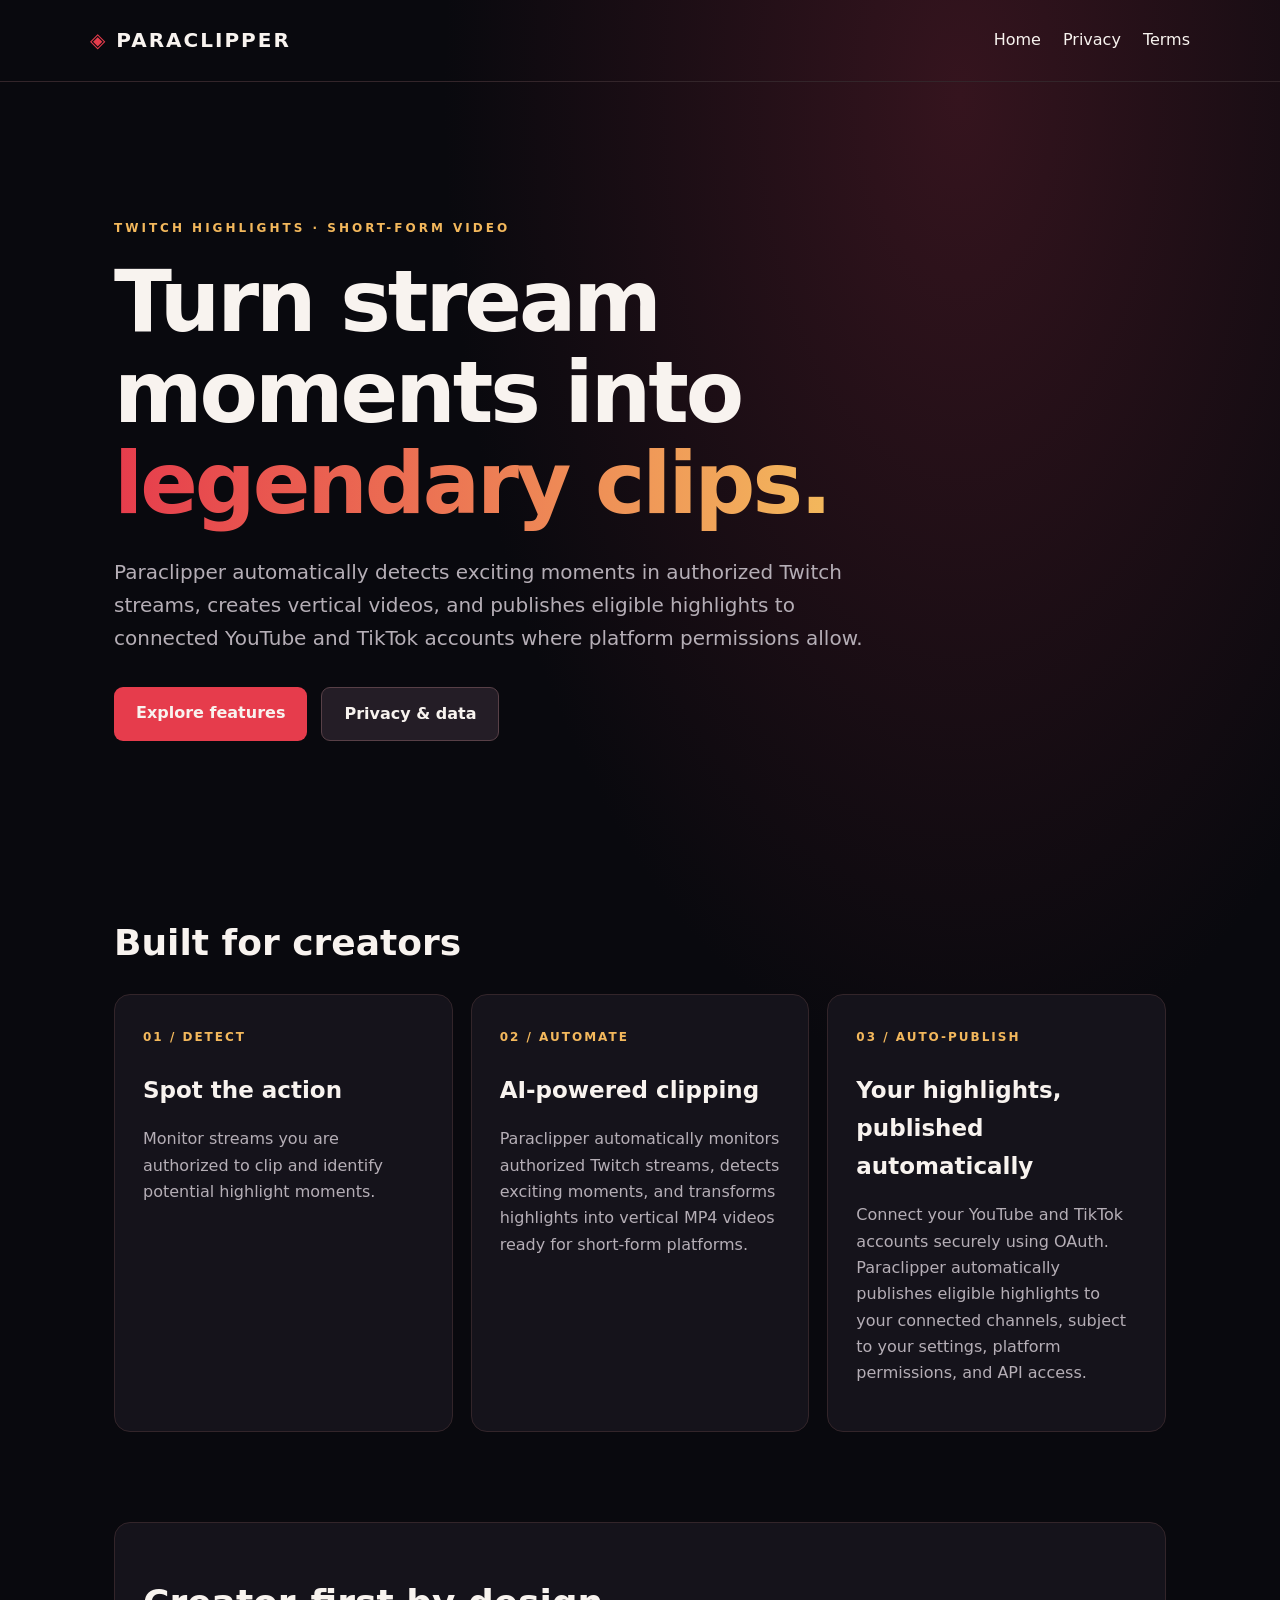
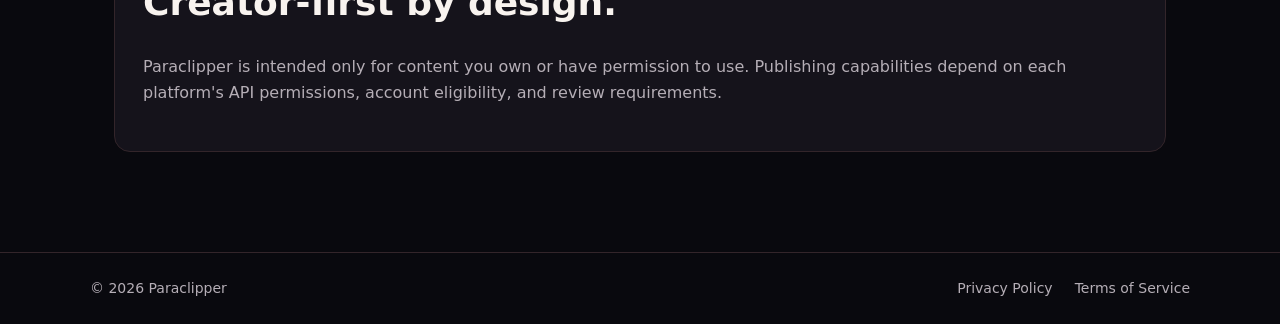
<file: index.html>
<!doctype html><html lang="en"><head><meta charset="utf-8"><meta name="viewport" content="width=device-width,initial-scale=1"><meta name="description" content="Paraclipper automatically detects highlights from authorized Twitch streams and prepares short-form videos for publishing."><title>Paraclipper — AI Highlight Clipper</title><link rel="stylesheet" href="style.css"></head><body><header><a class="brand" href="index.html"><span>◈</span> PARACLIPPER</a><nav><a href="index.html">Home</a><a href="privacy.html">Privacy</a><a href="terms.html">Terms</a></nav></header><main><section class="hero"><p class="eyebrow">TWITCH HIGHLIGHTS · SHORT-FORM VIDEO</p><h1>Turn stream moments into <em>legendary clips.</em></h1><p class="lead">Paraclipper automatically detects exciting moments in authorized Twitch streams, creates vertical videos, and publishes eligible highlights to connected YouTube and TikTok accounts where platform permissions allow.</p><div class="actions"><a class="btn" href="#features">Explore features</a><a class="btn secondary" href="privacy.html">Privacy & data</a></div></section><section id="features" class="features"><h2>Built for creators</h2><div class="cards"><article><b>01 / DETECT</b><h3>Spot the action</h3><p>Monitor streams you are authorized to clip and identify potential highlight moments.</p></article><article><b>02 / AUTOMATE</b><h3>AI-powered clipping</h3><p>Paraclipper automatically monitors authorized Twitch streams, detects exciting moments, and transforms highlights into vertical MP4 videos ready for short-form platforms.</p></article><article><b>03 / AUTO-PUBLISH</b><h3>Your highlights, published automatically</h3><p>Connect your YouTube and TikTok accounts securely using OAuth. Paraclipper automatically publishes eligible highlights to your connected channels, subject to your settings, platform permissions, and API access.</p></article></div></section><section class="notice"><h2>Creator-first by design.</h2><p>Paraclipper is intended only for content you own or have permission to use. Publishing capabilities depend on each platform's API permissions, account eligibility, and review requirements.</p></section></main><footer><span>© 2026 Paraclipper</span><div><a href="privacy.html">Privacy Policy</a><a href="terms.html">Terms of Service</a></div></footer></body></html>
</file>
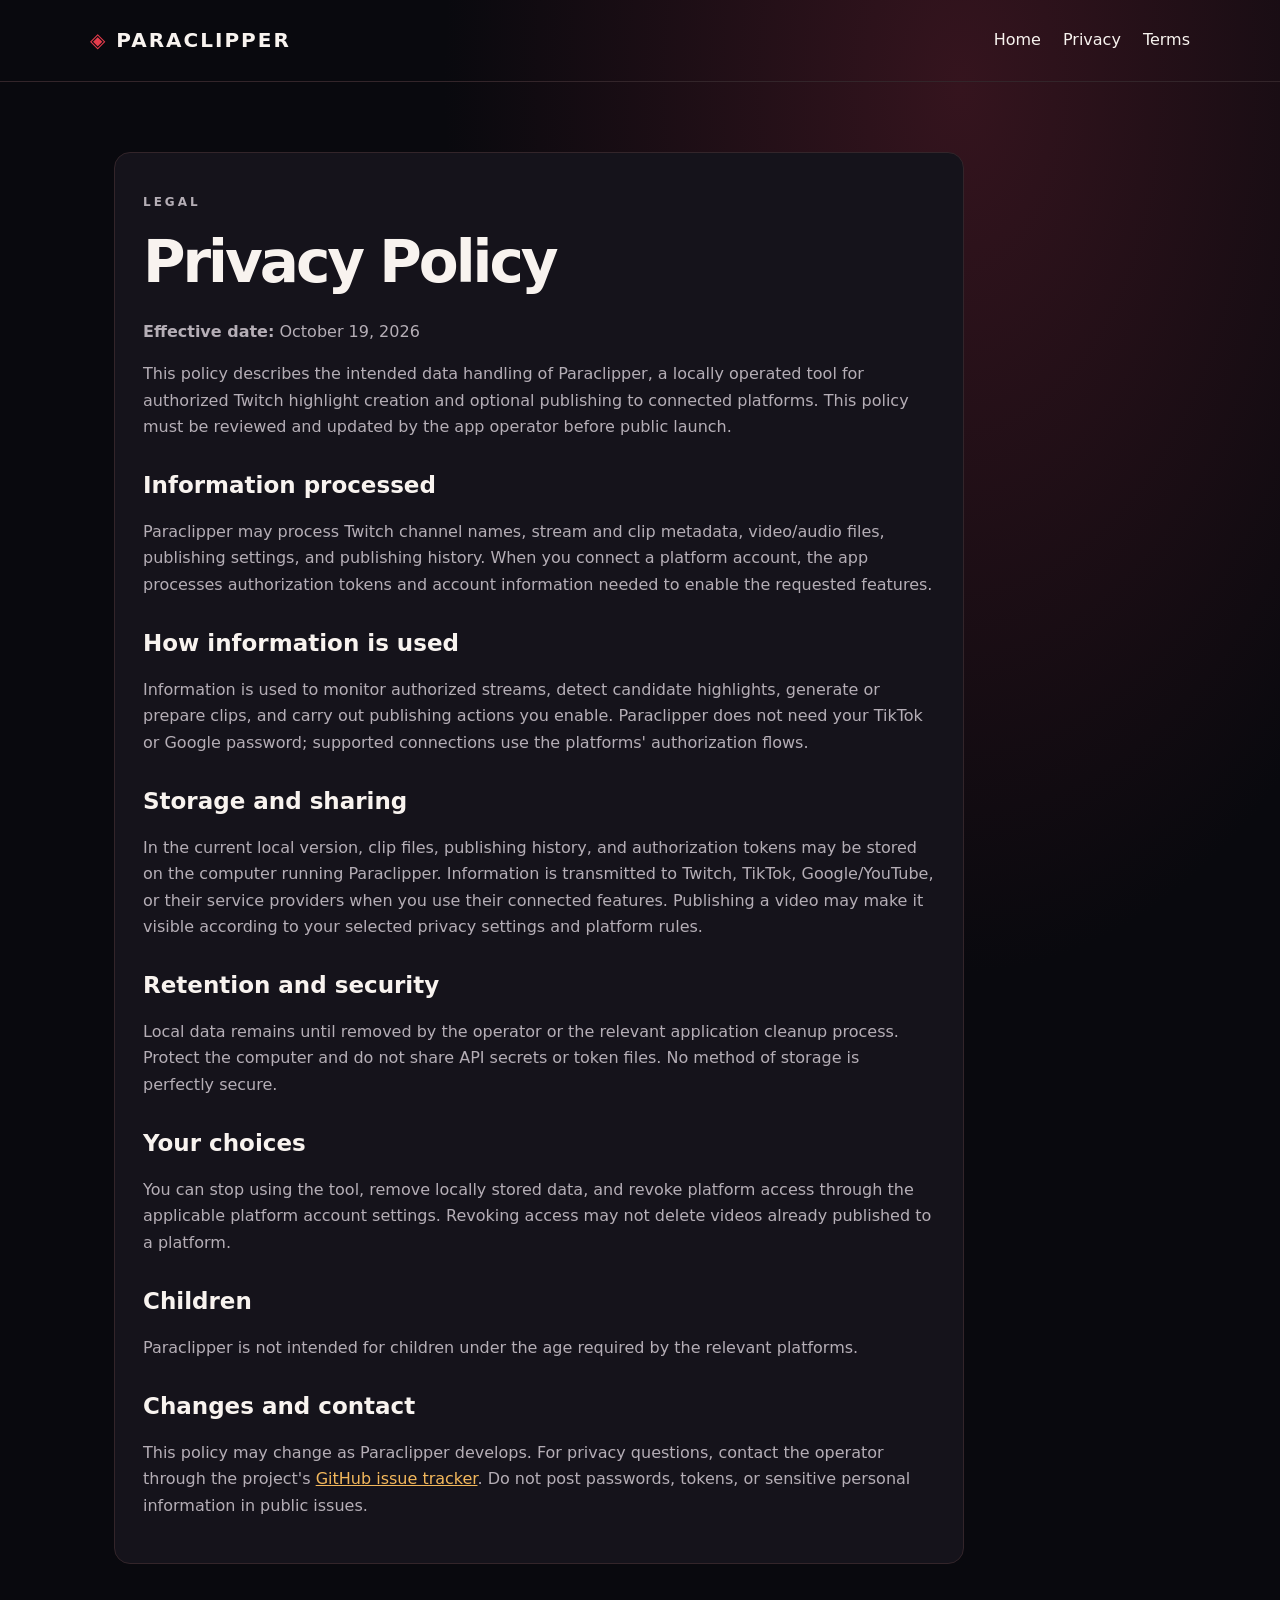
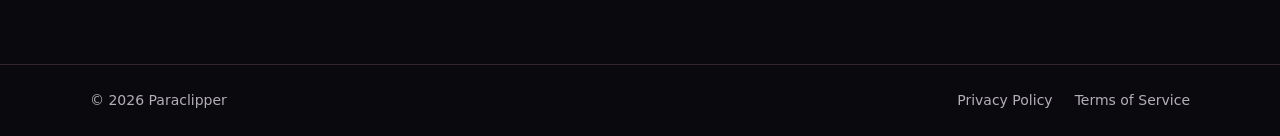
<file: privacy.html>
<!doctype html><html lang="en"><head><meta charset="utf-8"><meta name="viewport" content="width=device-width,initial-scale=1"><title>Privacy Policy — Paraclipper</title><link rel="stylesheet" href="style.css"></head><body><header><a class="brand" href="index.html"><span>◈</span> PARACLIPPER</a><nav><a href="index.html">Home</a><a href="privacy.html">Privacy</a><a href="terms.html">Terms</a></nav></header><main><article class="document"><p class="eyebrow">LEGAL</p><h1>Privacy Policy</h1><p><strong>Effective date:</strong> October 19, 2026</p><p>This policy describes the intended data handling of Paraclipper, a locally operated tool for authorized Twitch highlight creation and optional publishing to connected platforms. This policy must be reviewed and updated by the app operator before public launch.</p><h2>Information processed</h2><p>Paraclipper may process Twitch channel names, stream and clip metadata, video/audio files, publishing settings, and publishing history. When you connect a platform account, the app processes authorization tokens and account information needed to enable the requested features.</p><h2>How information is used</h2><p>Information is used to monitor authorized streams, detect candidate highlights, generate or prepare clips, and carry out publishing actions you enable. Paraclipper does not need your TikTok or Google password; supported connections use the platforms' authorization flows.</p><h2>Storage and sharing</h2><p>In the current local version, clip files, publishing history, and authorization tokens may be stored on the computer running Paraclipper. Information is transmitted to Twitch, TikTok, Google/YouTube, or their service providers when you use their connected features. Publishing a video may make it visible according to your selected privacy settings and platform rules.</p><h2>Retention and security</h2><p>Local data remains until removed by the operator or the relevant application cleanup process. Protect the computer and do not share API secrets or token files. No method of storage is perfectly secure.</p><h2>Your choices</h2><p>You can stop using the tool, remove locally stored data, and revoke platform access through the applicable platform account settings. Revoking access may not delete videos already published to a platform.</p><h2>Children</h2><p>Paraclipper is not intended for children under the age required by the relevant platforms.</p><h2>Changes and contact</h2><p>This policy may change as Paraclipper develops. For privacy questions, contact the operator through the project's <a href="https://github.com/ParaClipperOfficial/paraclipper/issues">GitHub issue tracker</a>. Do not post passwords, tokens, or sensitive personal information in public issues.</p></article></main><footer><span>© 2026 Paraclipper</span><div><a href="privacy.html">Privacy Policy</a><a href="terms.html">Terms of Service</a></div></footer></body></html>
</file>
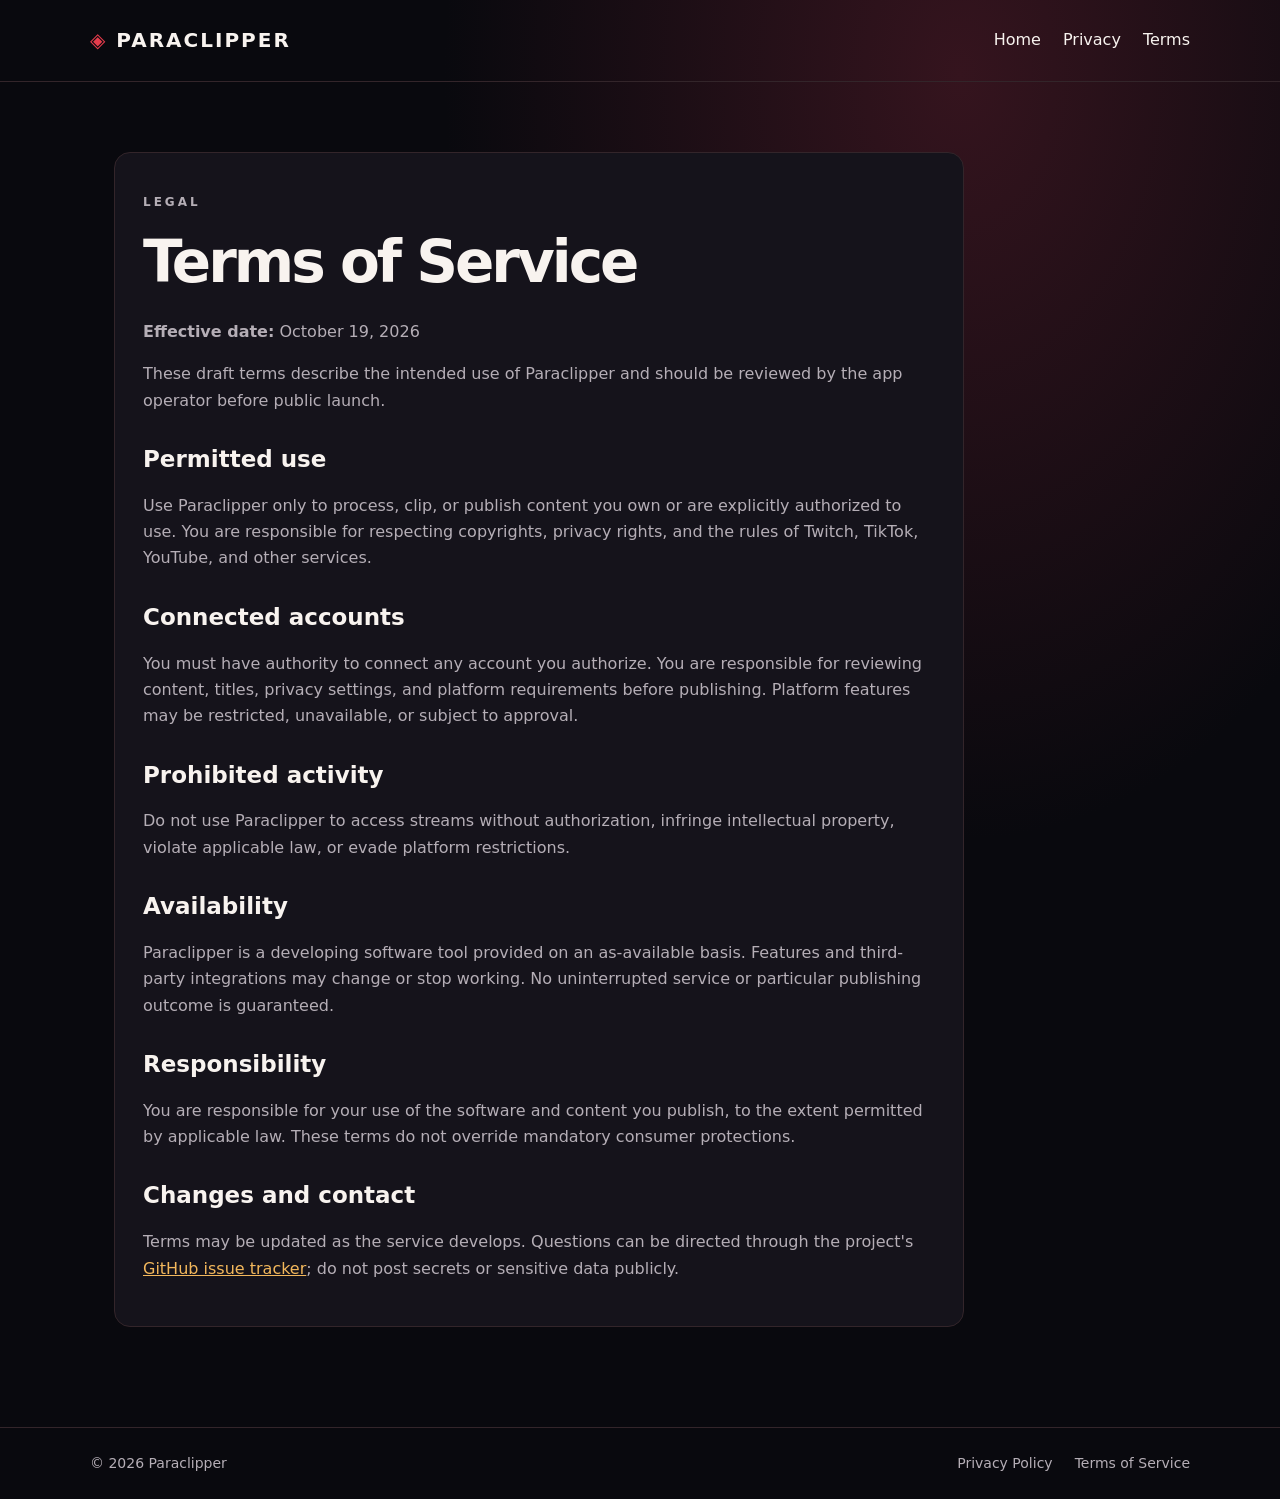
<file: terms.html>
<!doctype html><html lang="en"><head><meta charset="utf-8"><meta name="viewport" content="width=device-width,initial-scale=1"><title>Terms of Service — Paraclipper</title><link rel="stylesheet" href="style.css"></head><body><header><a class="brand" href="index.html"><span>◈</span> PARACLIPPER</a><nav><a href="index.html">Home</a><a href="privacy.html">Privacy</a><a href="terms.html">Terms</a></nav></header><main><article class="document"><p class="eyebrow">LEGAL</p><h1>Terms of Service</h1><p><strong>Effective date:</strong> October 19, 2026</p><p>These draft terms describe the intended use of Paraclipper and should be reviewed by the app operator before public launch.</p><h2>Permitted use</h2><p>Use Paraclipper only to process, clip, or publish content you own or are explicitly authorized to use. You are responsible for respecting copyrights, privacy rights, and the rules of Twitch, TikTok, YouTube, and other services.</p><h2>Connected accounts</h2><p>You must have authority to connect any account you authorize. You are responsible for reviewing content, titles, privacy settings, and platform requirements before publishing. Platform features may be restricted, unavailable, or subject to approval.</p><h2>Prohibited activity</h2><p>Do not use Paraclipper to access streams without authorization, infringe intellectual property, violate applicable law, or evade platform restrictions.</p><h2>Availability</h2><p>Paraclipper is a developing software tool provided on an as-available basis. Features and third-party integrations may change or stop working. No uninterrupted service or particular publishing outcome is guaranteed.</p><h2>Responsibility</h2><p>You are responsible for your use of the software and content you publish, to the extent permitted by applicable law. These terms do not override mandatory consumer protections.</p><h2>Changes and contact</h2><p>Terms may be updated as the service develops. Questions can be directed through the project's <a href="https://github.com/ParaClipperOfficial/paraclipper/issues">GitHub issue tracker</a>; do not post secrets or sensitive data publicly.</p></article></main><footer><span>© 2026 Paraclipper</span><div><a href="privacy.html">Privacy Policy</a><a href="terms.html">Terms of Service</a></div></footer></body></html>
</file>
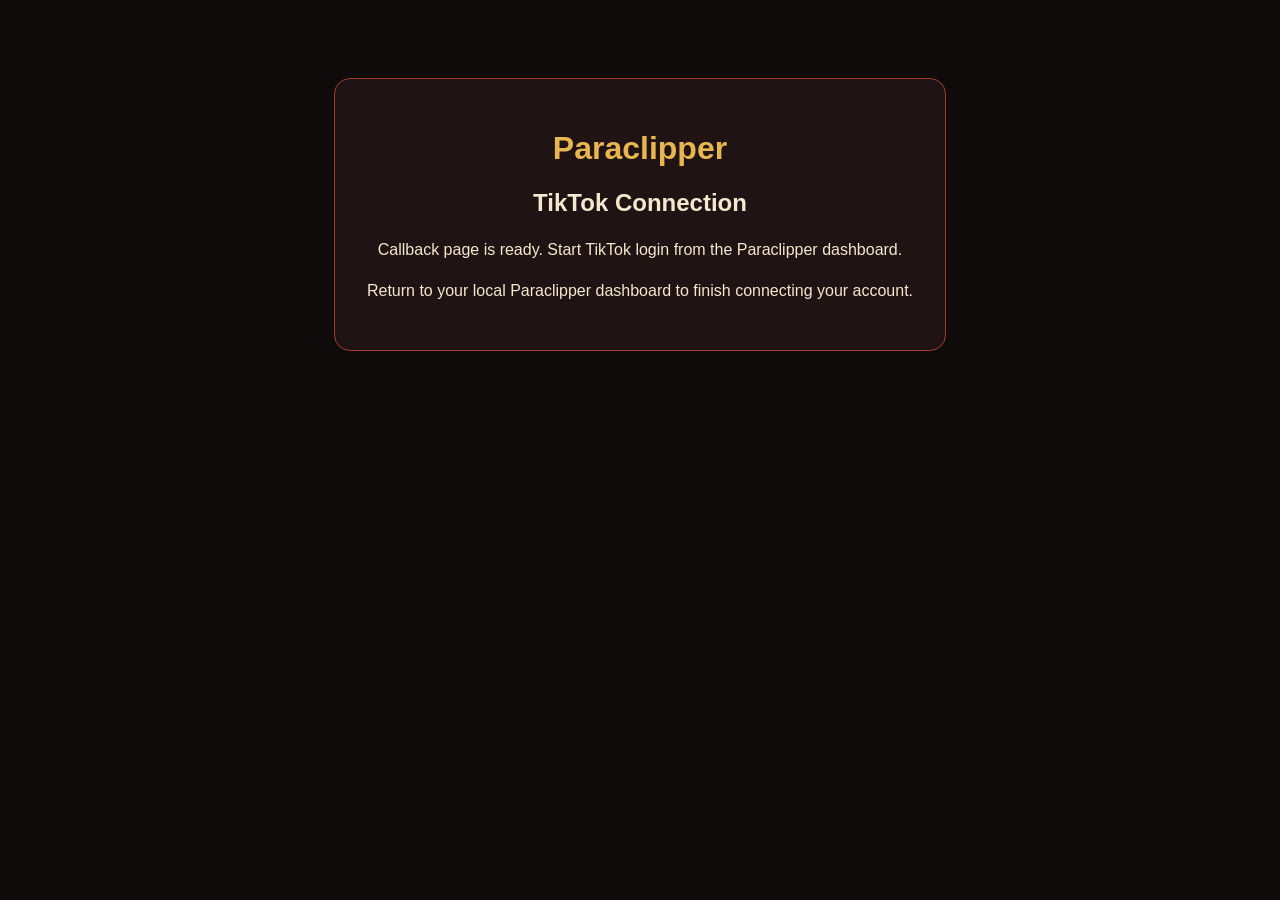
<file: tiktok-callback.html>
<!DOCTYPE html>
<html lang="en">
<head>
  <meta charset="UTF-8">
  <meta name="viewport" content="width=device-width, initial-scale=1">
  <title>Paraclipper - TikTok Connection</title>
  <style>
    body {
      background: #100b0b;
      color: #f5e8ce;
      font-family: Arial, sans-serif;
      text-align: center;
      padding: 70px 20px;
    }
    h1 { color: #e7b650; }
    .panel {
      max-width: 550px;
      margin: auto;
      padding: 30px;
      background: #201313;
      border: 1px solid #a13d30;
      border-radius: 16px;
    }
    p { line-height: 1.6; }
  </style>
</head>
<body>
  <div class="panel">
    <h1>Paraclipper</h1>
    <h2>TikTok Connection</h2>
    <p id="status">Checking TikTok authorization...</p>
    <p>Return to your local Paraclipper dashboard
       to finish connecting your account.</p>
  </div>
  <script>
    const params = new URLSearchParams(window.location.search);
    const status = document.getElementById("status");

    if (params.has("error")) {
      status.textContent =
        "TikTok authorization was not completed: " +
        params.get("error");
    } else if (params.has("code") && params.has("state")) {
      status.textContent =
        "TikTok authorization received! Copy the full URL " +
        "from your browser's address bar and paste it " +
        "into the TikTok callback field in Paraclipper. " +
        "Keep this URL private.";
    } else {
      status.textContent =
        "Callback page is ready. Start TikTok login " +
        "from the Paraclipper dashboard.";
    }
  </script>
</body>
</html>
</file>
<file: style.css>
:root{color-scheme:dark;--bg:#09090e;--panel:#15131b;--line:#33252a;--text:#f8f3ef;--muted:#b5aeb6;--red:#e63c4c;--gold:#f3b85c}*{box-sizing:border-box}html{scroll-behavior:smooth}body{margin:0;background:radial-gradient(ellipse at 75% 5%,#35141e 0,transparent 38%),var(--bg);color:var(--text);font:16px/1.65 system-ui,-apple-system,Segoe UI,sans-serif}a{color:inherit}header,footer{display:flex;justify-content:space-between;align-items:center;gap:20px;padding:24px max(24px,calc((100vw - 1100px)/2));border-bottom:1px solid var(--line)}header a,footer a{text-decoration:none}nav,footer div{display:flex;gap:22px;flex-wrap:wrap}.brand{font-size:20px;font-weight:900;letter-spacing:2px}.brand span{color:var(--red)}main{max-width:1100px;margin:auto;padding:0 24px}.hero{padding:125px 0 110px;max-width:850px}.eyebrow{color:var(--gold);font-weight:800;letter-spacing:3px;font-size:12px}h1{font-size:clamp(44px,7vw,85px);line-height:1.07;letter-spacing:-3px;margin:18px 0 26px}h1 em{font-style:normal;background:linear-gradient(90deg,var(--red),var(--gold));-webkit-background-clip:text;background-clip:text;color:transparent}.lead{font-size:20px;color:var(--muted);max-width:760px}.actions{display:flex;gap:14px;flex-wrap:wrap;margin-top:32px}.btn{display:inline-block;text-decoration:none;padding:13px 22px;border-radius:9px;background:var(--red);font-weight:800}.btn.secondary{background:#241d26;border:1px solid #584047}.features{padding:40px 0 90px}h2{font-size:36px;line-height:1.2}.cards{display:grid;grid-template-columns:repeat(3,1fr);gap:18px}.cards article,.notice,.document{background:var(--panel);border:1px solid var(--line);border-radius:16px;padding:28px}.cards b{font-size:12px;color:var(--gold);letter-spacing:2px}.cards h3{font-size:23px;margin-bottom:8px}.cards p,.notice p,.document p,.document li{color:var(--muted)}.notice{margin-bottom:100px}.document{margin:70px 0 100px;max-width:850px}.document h1{font-size:clamp(36px,5vw,58px)}.document h2{font-size:23px;margin-top:32px}.document a{color:var(--gold)}footer{border-top:1px solid var(--line);border-bottom:0;color:var(--muted);font-size:14px}@media(max-width:720px){header,footer{padding:20px 24px;align-items:flex-start;flex-direction:column}.cards{grid-template-columns:1fr}.hero{padding:85px 0 70px}h1{letter-spacing:-1px}}
</file>
